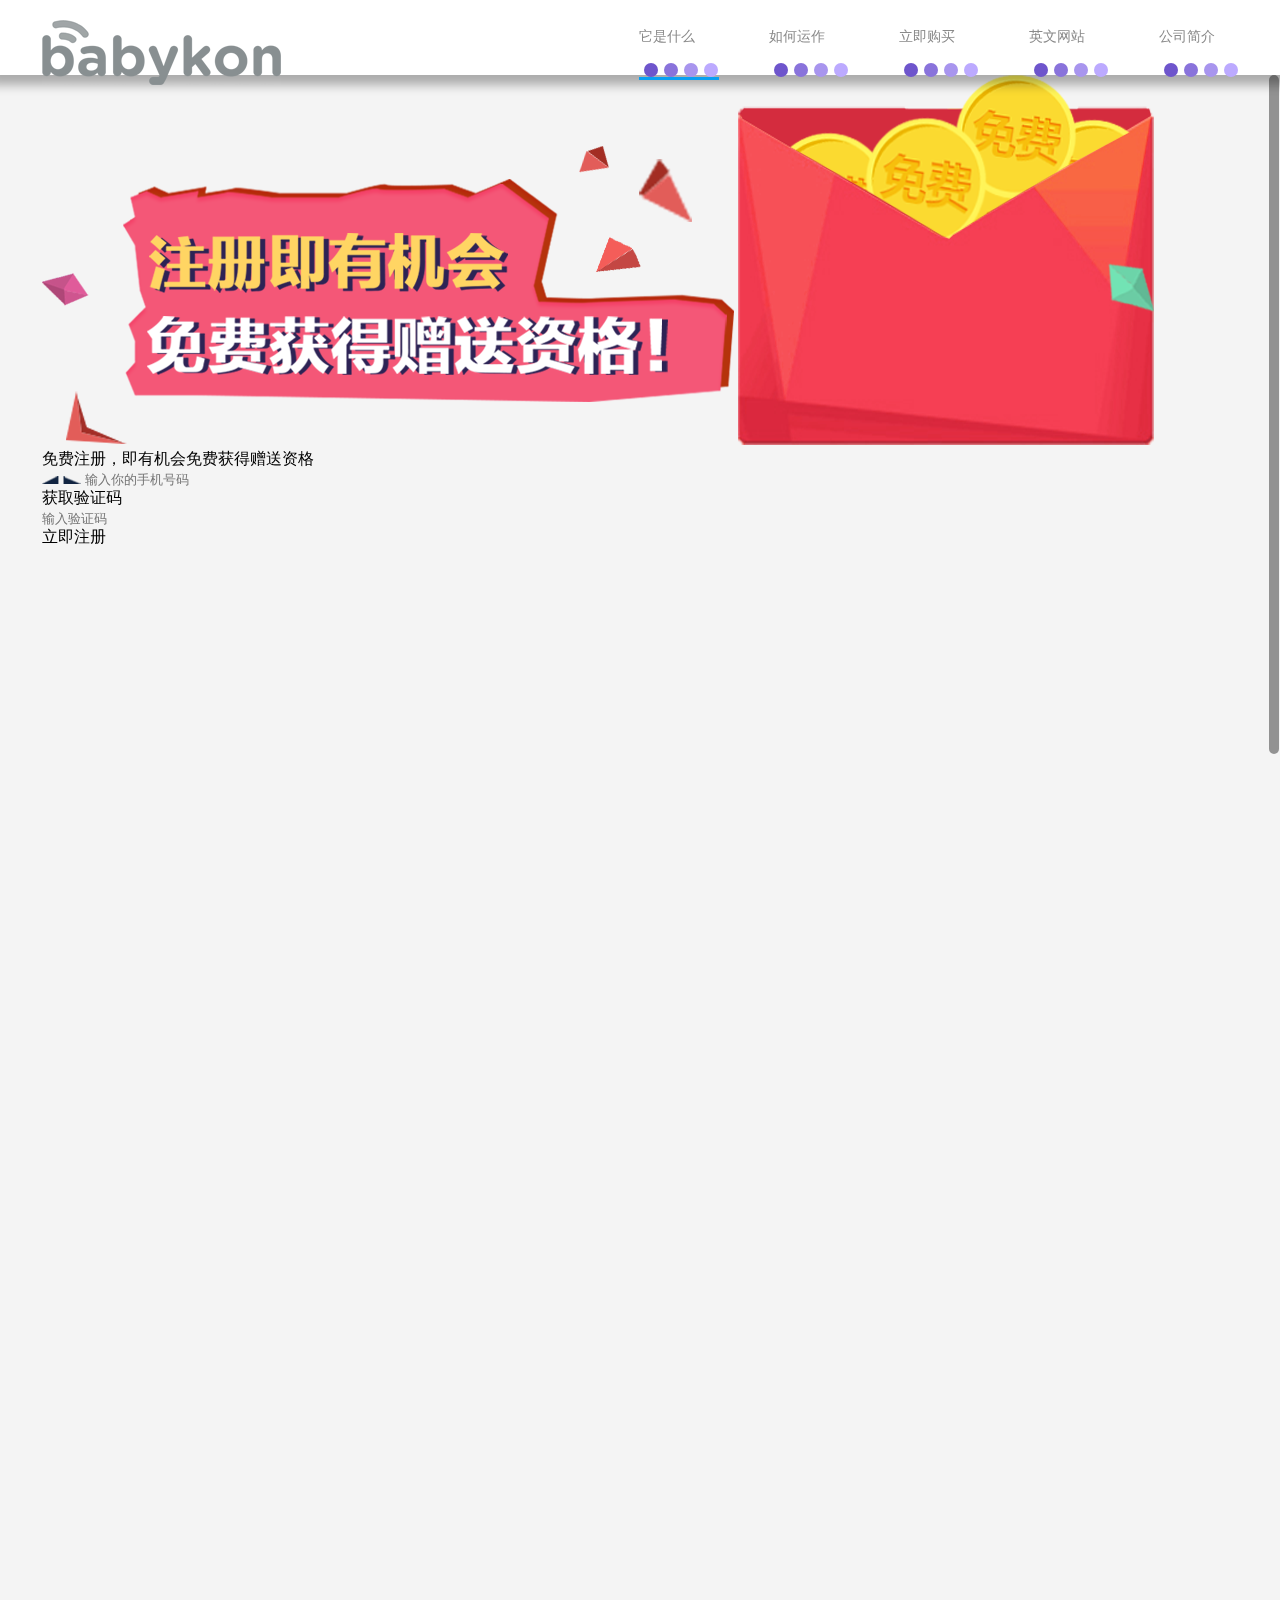
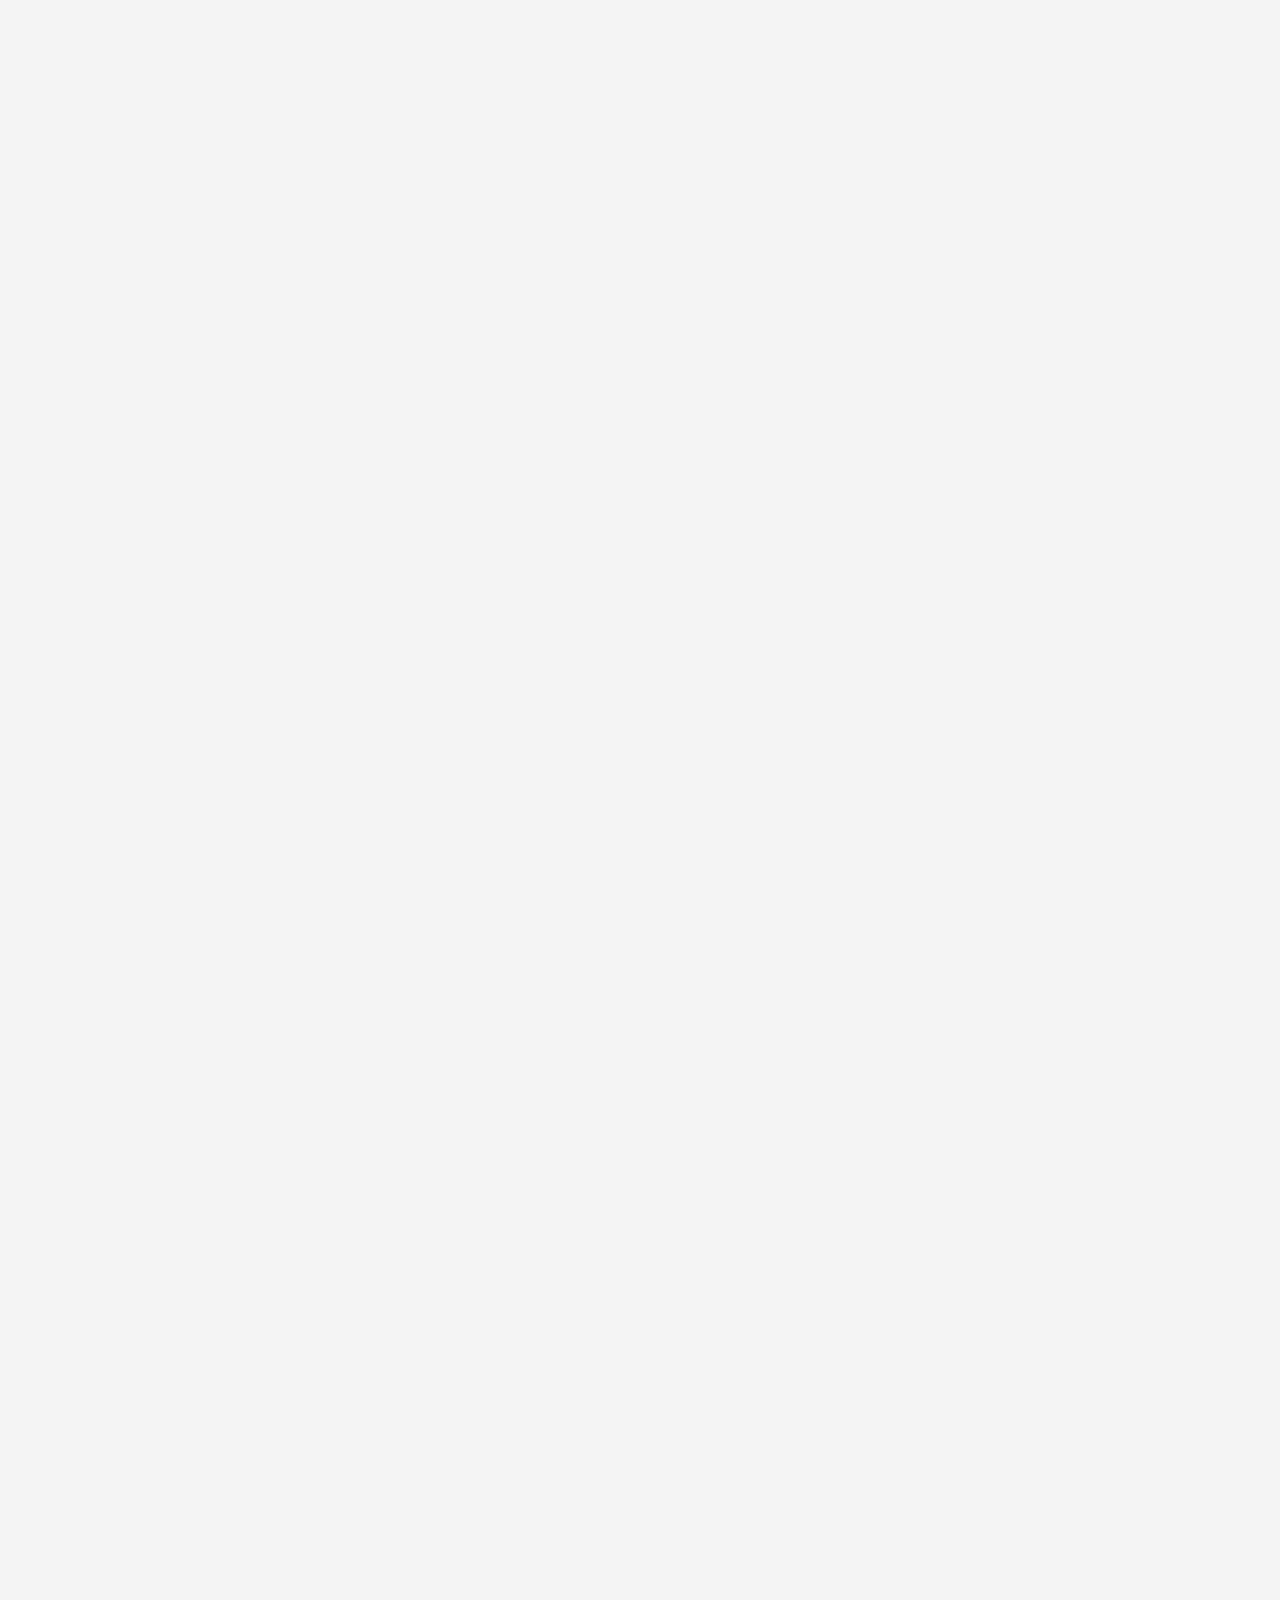
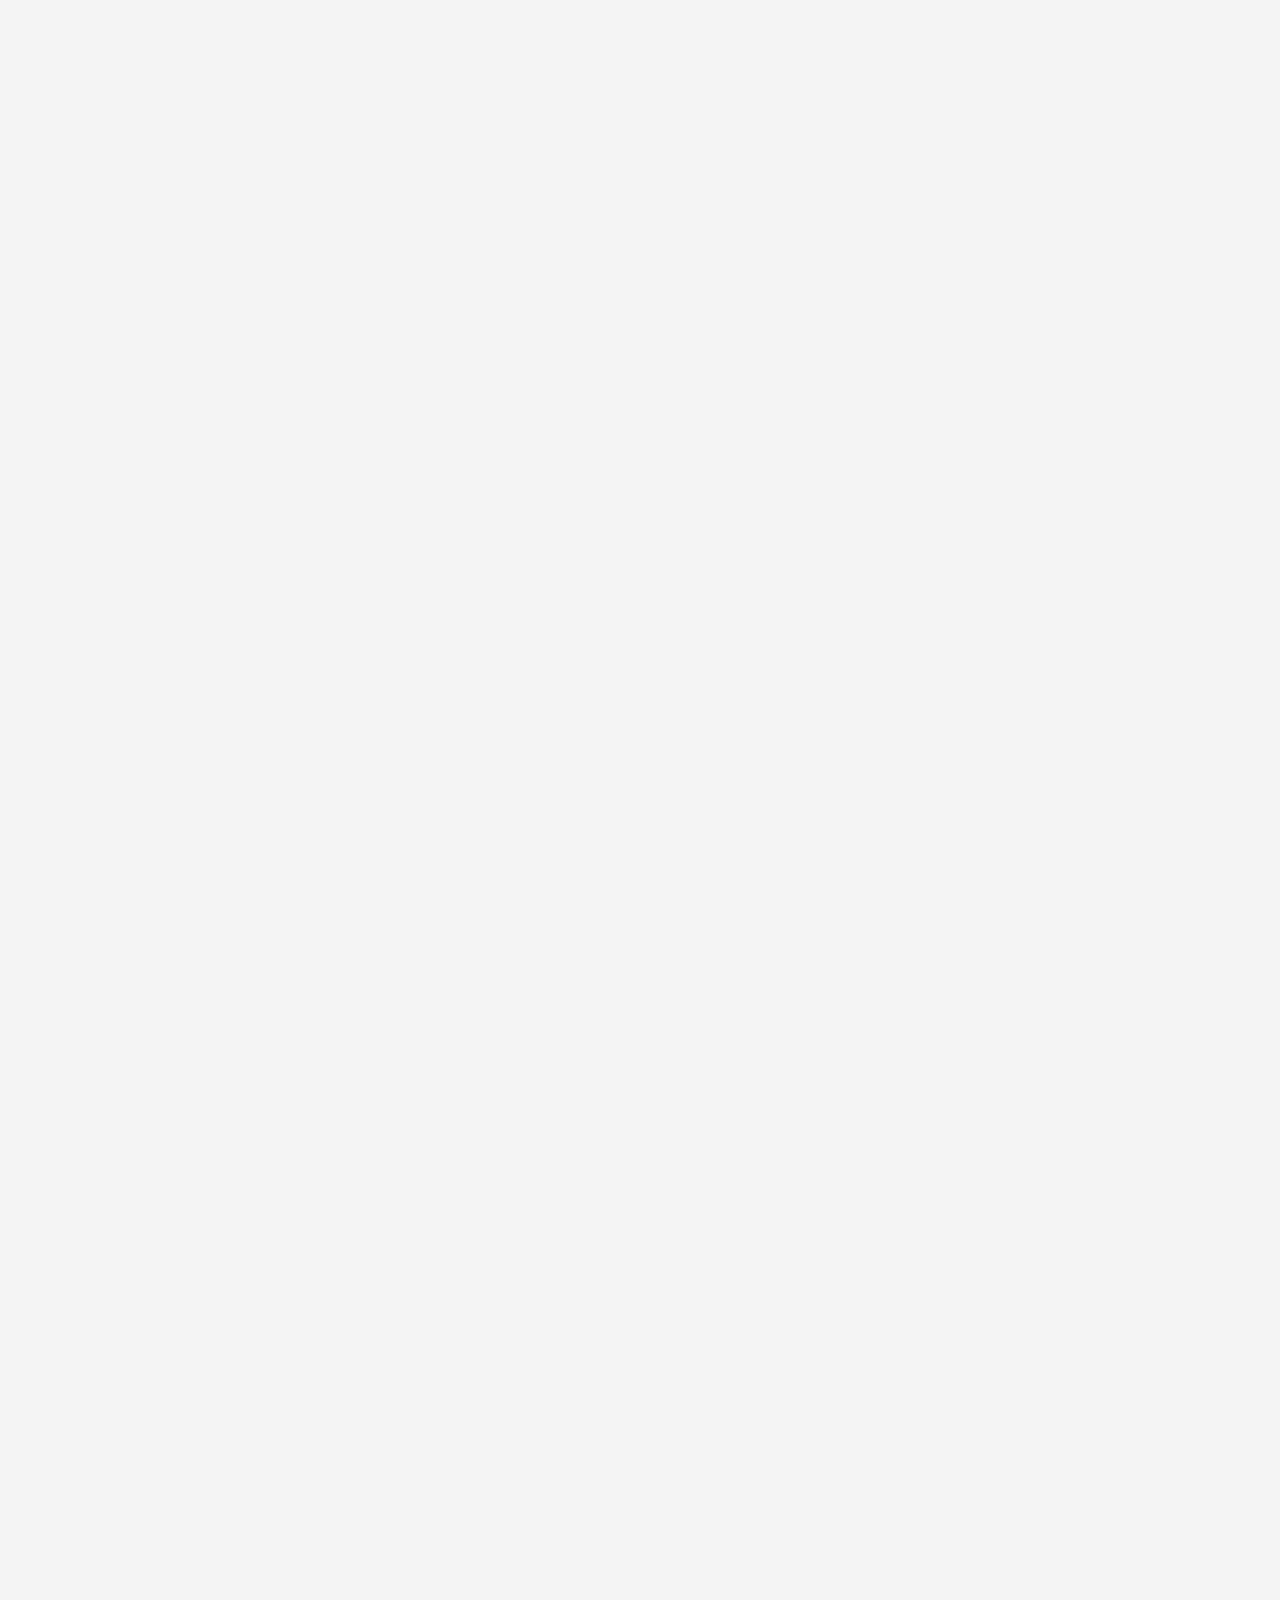
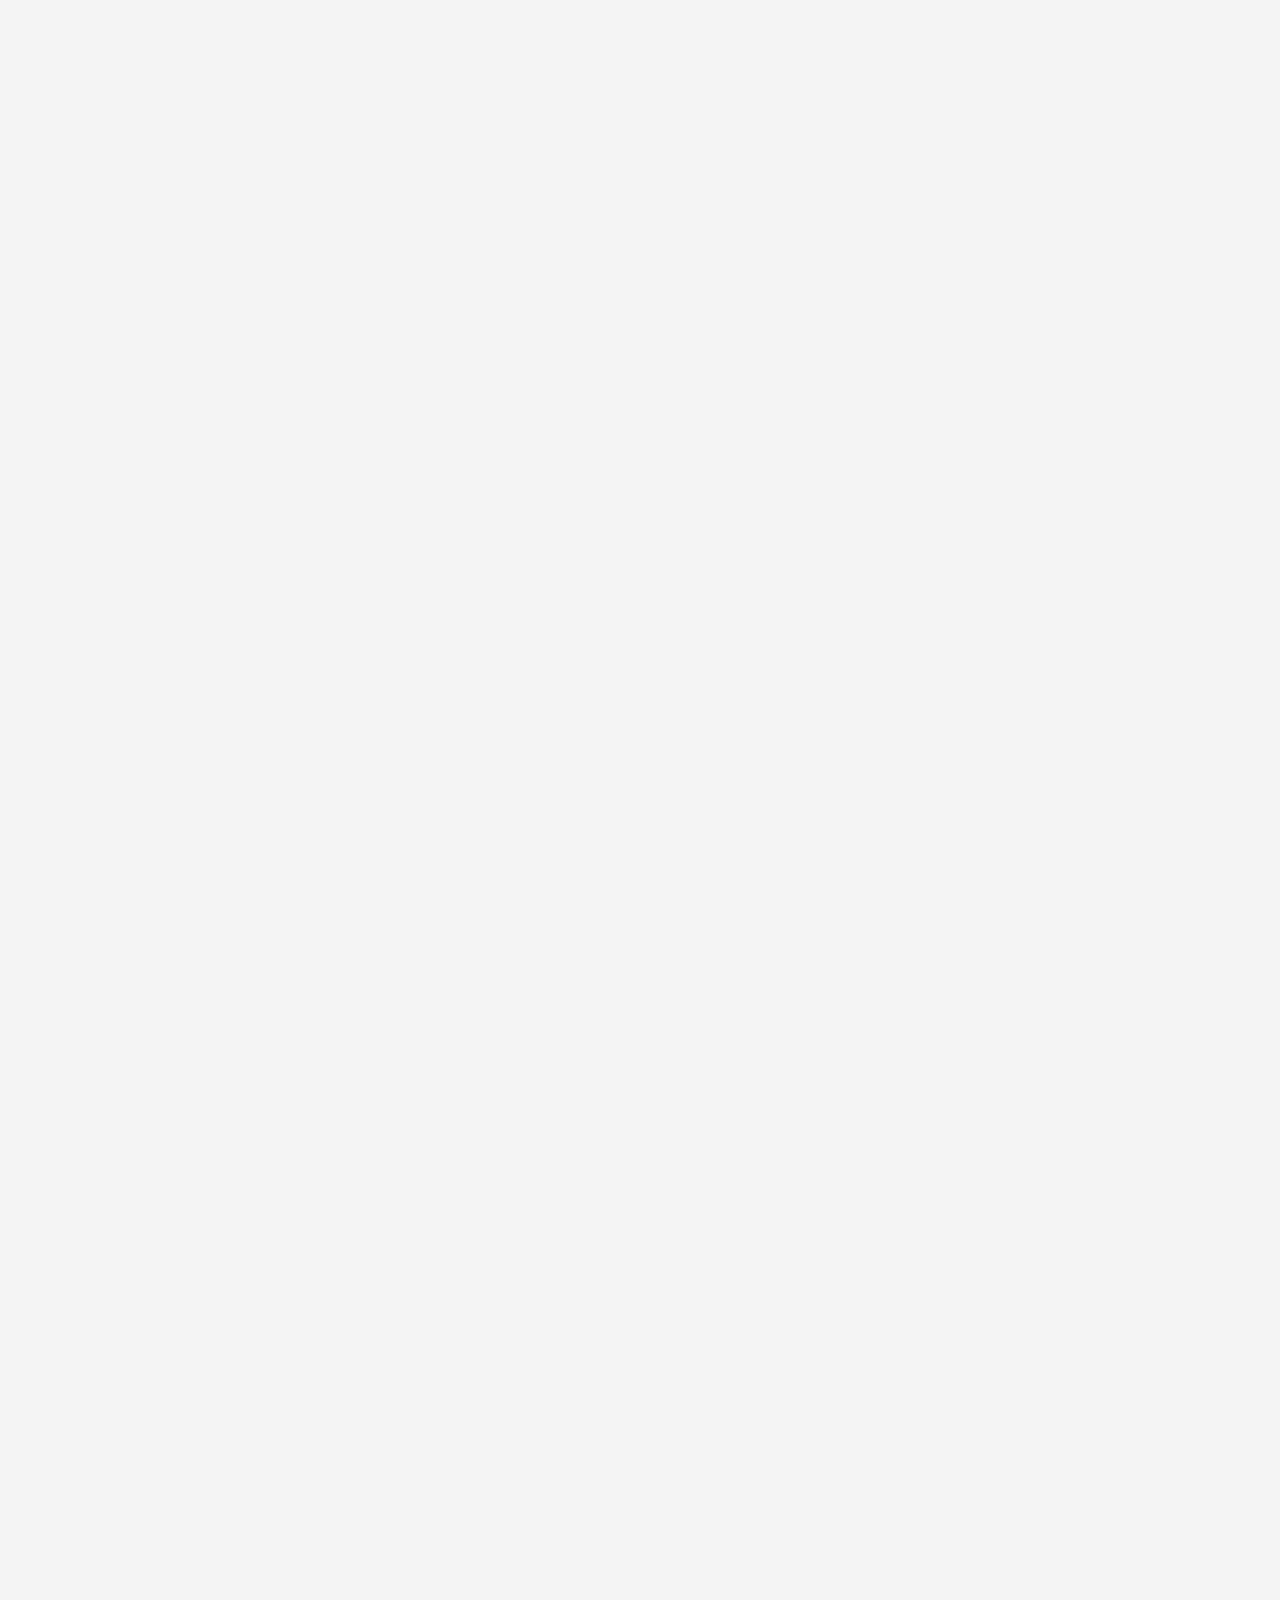
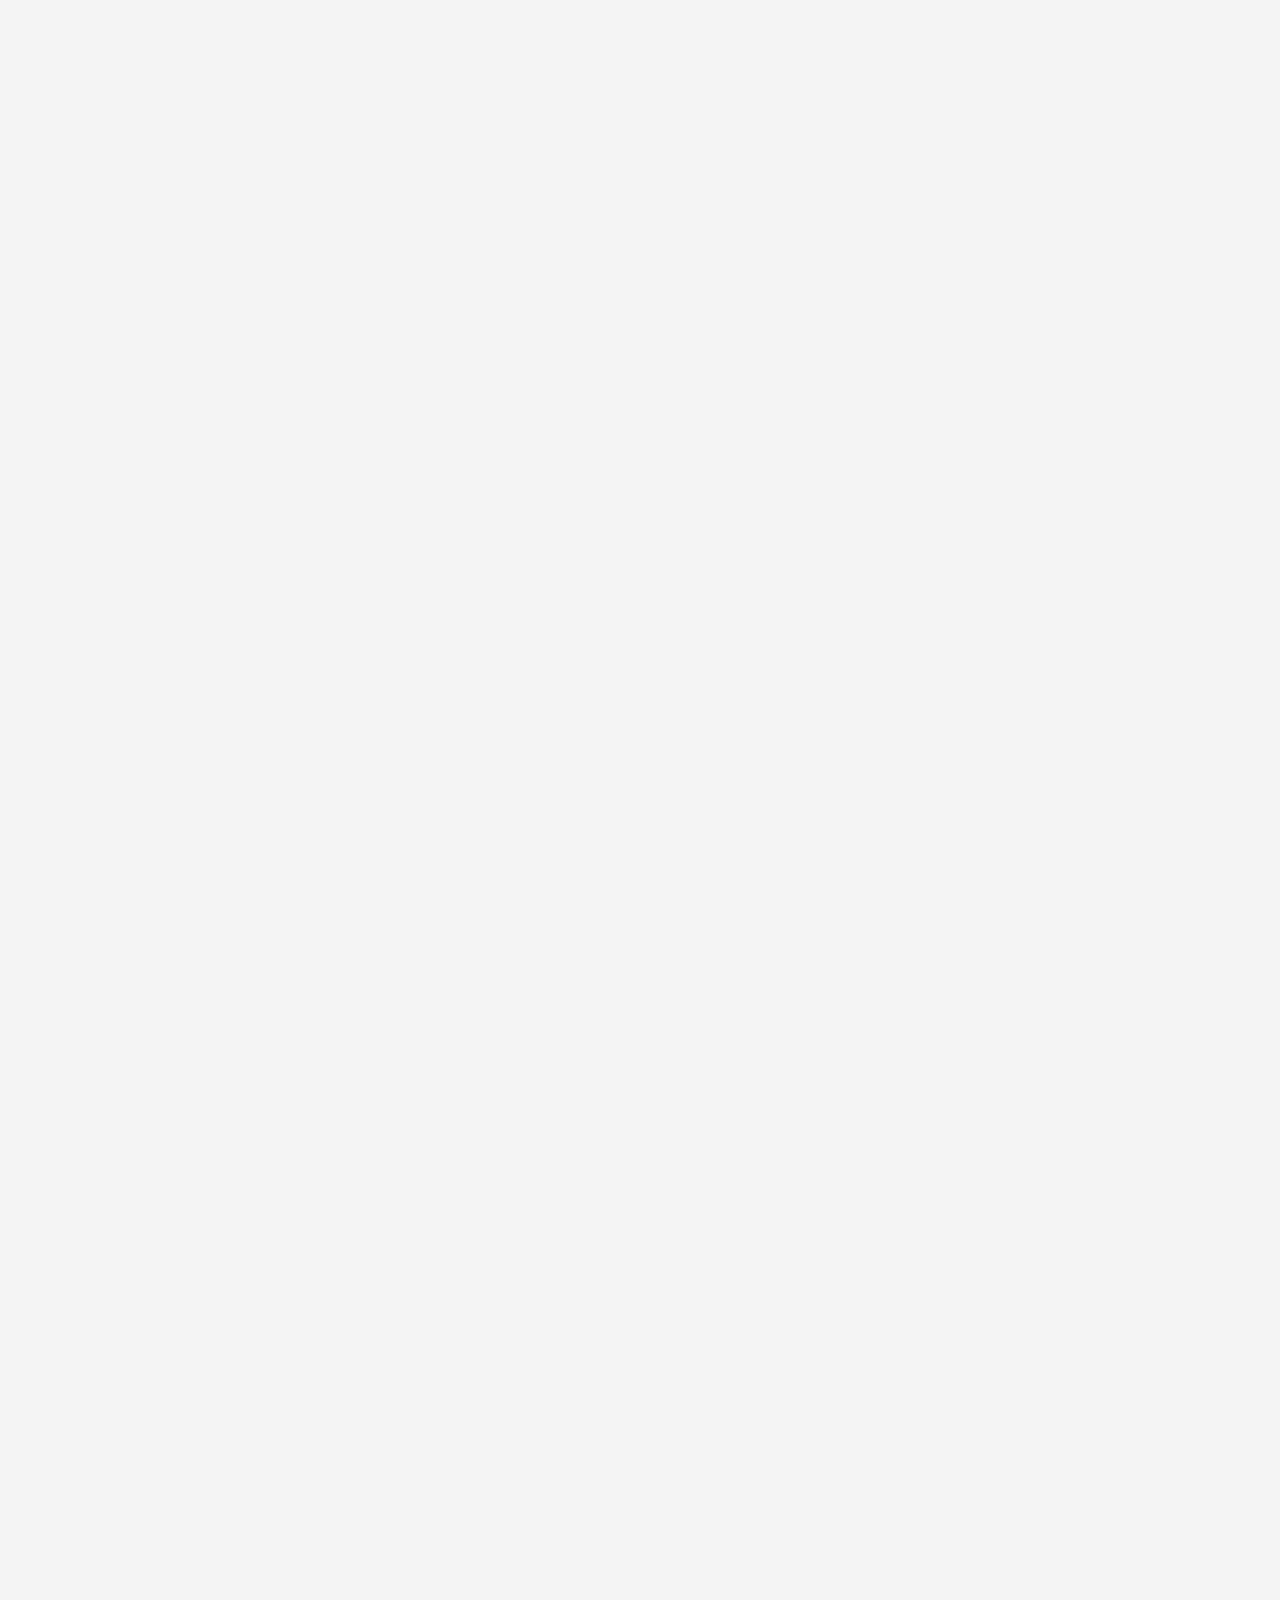
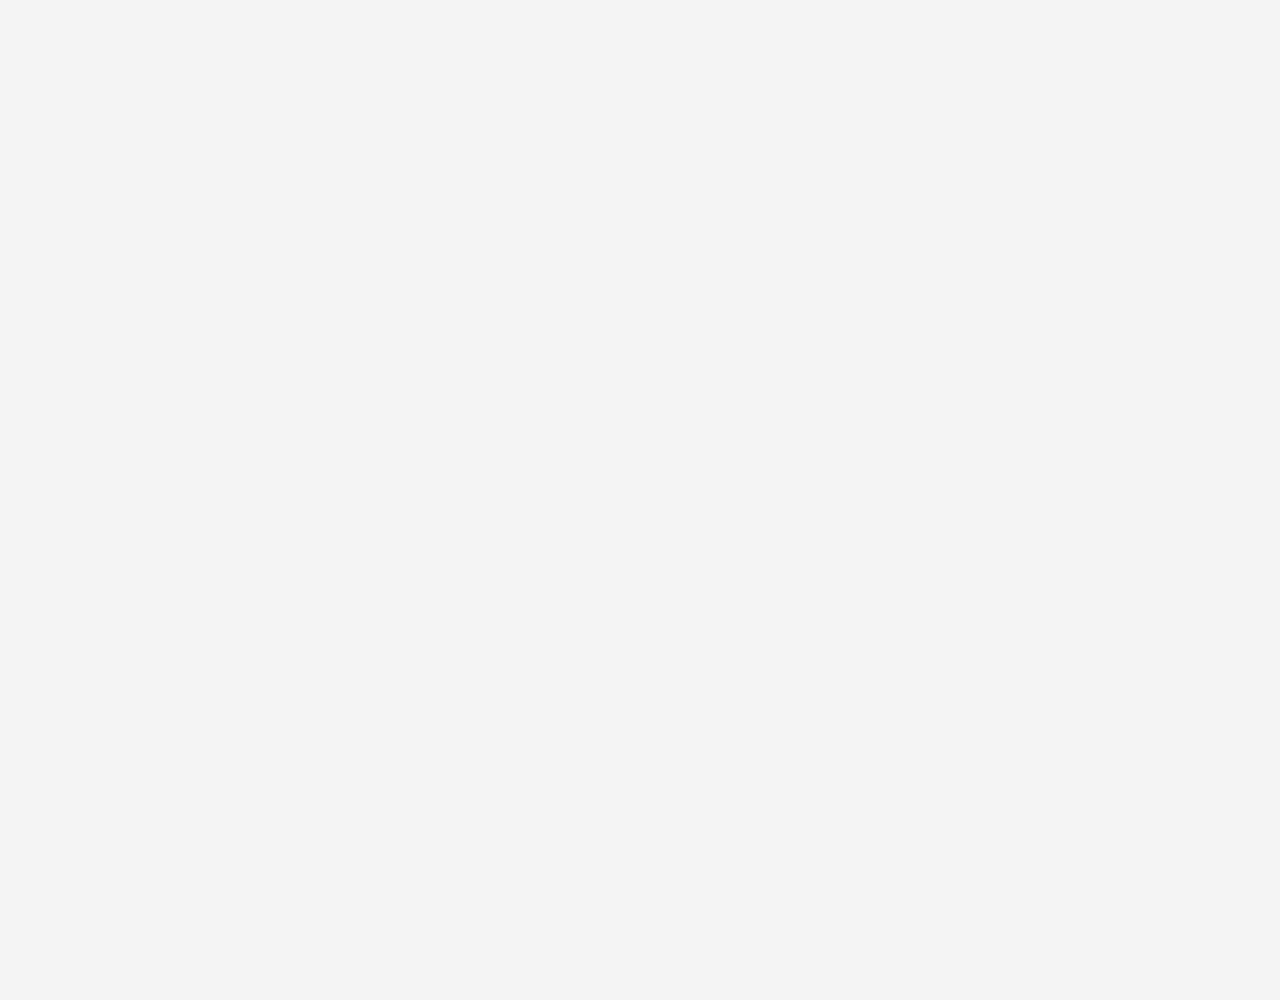
<file: index.html>
<!DOCTYPE html>
<html xmlns="http://www.w3.org/1999/xhtml">

<head>
	<meta http-equiv="Content-Type" content="text/html; charset=utf-8" />
	<title>babykon</title>
	<meta name="Resource-type" content="Document" />


	<link rel="stylesheet" type="text/css" href="css/jquery.fullPage.css" />
	<link rel="stylesheet" type="text/css" href="css/main.css" />

	<!--[if IE]>
		<script type="text/javascript">
			 var console = { log: function() {} };
		</script>
	<![endif]-->

	<script type="text/javascript" src="js/jquery-1.11.3.min.js"></script>
	<script type="text/javascript" src="js/vendors/jquery.slimscroll.min.js"></script>
	<script type="text/javascript" src="js/jquery.fullPage.min.js"></script>
	<script type="text/javascript" src="js/main.js"></script>
</head>
<body>
<div id="head">
	<div class="wrap">
		<img id="icon" src="img/icon.png"/>
		<div class="navFrame">
			<a class="nav selected" id="what" href="#whatpage">
				<div class="navName">它是什么</div>
				<div class="navSelected">
					<div class="navPoint navPoint0"></div>
					<div class="navPoint navPoint1"></div>
					<div class="navPoint navPoint2"></div>
					<div class="navPoint navPoint3"></div>
					<div class="clear"></div>
				</div>
				<div class="clear"></div>
			</a>
			<a class="nav" id="how" href="#howpage">
				<div class="navName">如何运作</div>
				<div class="navSelected">
					<div class="navPoint navPoint0"></div>
					<div class="navPoint navPoint1"></div>
					<div class="navPoint navPoint2"></div>
					<div class="navPoint navPoint3"></div>
					<div class="clear"></div>
				</div>
				<div class="clear"></div>
			</a>
			<a class="nav" href="#">
				<div class="navName">立即购买</div>
				<div class="navSelected">
					<div class="navPoint navPoint0"></div>
					<div class="navPoint navPoint1"></div>
					<div class="navPoint navPoint2"></div>
					<div class="navPoint navPoint3"></div>
					<div class="clear"></div>
				</div>
				<div class="clear"></div>
			</a>
			<a class="nav" href="#">
				<div class="navName">英文网站</div>
				<div class="navSelected">
					<div class="navPoint navPoint0"></div>
					<div class="navPoint navPoint1"></div>
					<div class="navPoint navPoint2"></div>
					<div class="navPoint navPoint3"></div>
					<div class="clear"></div>
				</div>
				<div class="clear"></div>
			</a>
			<a class="nav" href="#">
				<div class="navName">公司简介</div>
				<div class="navSelected">
					<div class="navPoint navPoint0"></div>
					<div class="navPoint navPoint1"></div>
					<div class="navPoint navPoint2"></div>
					<div class="navPoint navPoint3"></div>
					<div class="clear"></div>
				</div>
				<div class="clear"></div>
			</a>
			<div class="clear"></div>
		</div>
		<div class="clear"></div>
	</div>
</div>
<div id="fullpage">
	<div class="section " id="section0">
		<div class="wrap">
			<img src="img/free.png" id="free"/>
			<img src="img/redpacket.png" id="redpacket"/>
			<div id="loginFrame">
				<div id="loginHead">免费注册，即有机会免费获得赠送资格</div>
				<img src="img/degL.png" id="degL"/>
				<img src="img/degR.png" id="degR"/>
				<input id="phoneInput" placeholder="输入你的手机号码" />
				<div id="getCode">获取验证码</div>
				<input id="codeInput" placeholder="输入验证码"/>
				<div id="regest">立即注册</div>
			</div>
		</div>
		<img src="img/hill.png" id="hill"/>
	</div>
	<div class="section" id="section1">
		<div class="wrap">
        	<img src="img/face.jpg" id="face"/>
            <div id="frame">
            	<div class="pointFrame">
                	<div class="point">
                    	<div class="title">1888万</div>
                        <div class="text">累计支持金额</div>
                    </div>
                 </div>
                 <div class="pointFrame">
                    <div class="point">
                    	<div class="title">18万</div>
                        <div class="text">最高筹集金额</div>
                    </div>
                 </div>
                 <div class="pointFrame">
                    <div class="point">
                    	<div class="title">18万</div>
                        <div class="text">最高支持人数</div>
                    </div>
                 </div>
                    <div class="clear"></div>
                </div>
            
        </div>
	</div>
    <div class="section" id="section2">
    	<div class="wrap">
			<div id="title">它是什么</div>
            <div class="text">爱儿康是一款可穿戴式体温<br/>测量仪，附有睡姿监测功能<br/>它能够时刻关注宝宝体温和<br/>动作，并且自动上传到你的<br/>手机应用。请问，你家中的<br/>体温计能这样做吗？</div>
            <img id="product" src="img/product1.png"/>
		</div>
    </div>
	<div class="section" id="section3">
		<div class="wrap">
        		<img id="product" src="img/product.png"/>
                <img id="product1" src="img/product.png"/>
                <div class="text">2015美国CES消费类电子产品展览会明星产品</div>
                <img id="bigTitle" src="img/title.png"/>
                <div class="smallText">“爱儿康”将为我们照料婴儿方式带来革命性的改造</div>
                <div id="price">￥：318</div>
		</div>
	</div>
	<div class="section" id="section4">
		<div class="wrap">
			<div id="title">如何运作</div>
            <div class="clear"></div>
            <div class="point">
            	<img class="icon" src="img/use1.png"/>
                <div class="subTitle">穿戴</div>
                <div class="text">把爱儿康佩戴到宝宝上臂内侧</div>
            </div>
            <div class="point">
            	<img class="icon" src="img/use0.png"/>
                <div class="subTitle">同步</div>
                <div class="text">能够与专业APP同步信息</div>
            </div>
            <div class="point">
            	<img class="icon" src="img/use2.png"/>
                <div class="subTitle">跟踪</div>
                <div class="text">更方便的检测宝宝体温和睡姿</div>
            </div>
            <div class="clear"></div>
		</div>
	</div>
	<div class="section" id="section5">
		<div class="wrap">
			<div id="frame">
            	<div id="headPoint">特点</div>
                <div class="point">
                	<div class="number">1</div>
                    <div class="text">跟踪检测体温和动作</div>
                    <div class="clear"></div>
                </div>
                <div class="point">
                	<div class="number">2</div>
                    <div class="text">自动保存历史数据</div>
                    <div class="clear"></div>
                </div>
                <div class="point">
                	<div class="number">3</div>
                    <div class="text">添加药物使用记录</div>
                    <div class="clear"></div>
                </div>
                <div class="point">
                	<div class="number">4</div>
                    <div class="text">设置温度报警</div>
                    <div class="clear"></div>
                </div>
                <div class="point">
                	<div class="number">5</div>
                    <div class="text">同时检测多名孩童</div>
                    <div class="clear"></div>
                </div>
                <div class="point">
                	<div class="number">6</div>
                    <div class="text">定制个人健康文档</div>
                    <div class="clear"></div>
                </div>
            </div>
		</div>
	</div>
	<div class="section" id="section6">
		<div class="wrap">
			<div id="title">APP展示</div>
            <div id="text">可怜天下父母心。父母的养育之恩不敢忘，所以我们特意设计了这款应用。<br/>它能够帮助父母关注宝宝健康，还能根据预设的温度警示值向父母发出高温警报。<br/>爱儿康将成为照顾宝宝的又一保姆明星产品。</div>
            <div id="scroll">
            	<div id="roll">
                	<img class="point" src="img/app0.jpg"/>
                    <img class="point" src="img/app1.jpg"/>
                    <img class="point" src="img/app2.jpg"/>
                    <img class="point" src="img/app0.jpg"/>
                    <img class="point" src="img/app1.jpg"/>
                    <img class="point" src="img/app2.jpg"/>
                    <div class="clear"></div>
                </div>
            </div>
            <img src="img/left.png" id="left"/>
            <img src="img/right.png" id="right"/>
		</div>
	</div>
	<div class="section" id="section7">
		<div class="wrap">
			<div id="title">用户评论</div>
            <div id="frame">
            	<div id="roll">
            		<div class="point">
	            		<img class="icon" src="img/user.png"/>
	                	<div class="name">吴妈妈</div>
	                	<div class="text">"这款产品真的帮助了我很多。再也不需一晚起床5次来帮孩子测体温。带宝宝看医生的时候，当我用App出示一整天的体温记录，连医生也赞好。"</div>
	            	</div>
	            	<div class="point">
	            		<img class="icon" src="img/user.png"/>
	                	<div class="name">张妈妈</div>
	                	<div class="text">"这款产品真的帮助了我很多。再也不需一晚起床5次来帮孩子测体温。带宝宝看医生的时候，当我用App出示一整天的体温记录，连医生也赞好。"</div>
	            	</div>
	            	<div class="point">
	            		<img class="icon" src="img/user.png"/>
	                	<div class="name">李妈妈</div>
	                	<div class="text">"这款产品真的帮助了我很多。再也不需一晚起床5次来帮孩子测体温。带宝宝看医生的时候，当我用App出示一整天的体温记录，连医生也赞好。"</div>
	            	</div>
	            	<div class="clear"></div>
            	</div>
            </div>
		</div>
	</div>
	<div class="section" id="section8">
		<div class="wrap">
			<img id="product" src="img/product.png"/>
            <div id="frame">
                <img id="buyTitle" src="img/buyTitle.png"/>
                <a id="buy" href="#">立即购买</a>
                <div id="price">￥:318</div>
            </div>
		</div>
	</div>
	<div class="section" id="section9">
		<div class="full">
			<div class="wrap">
				<img id="icon" src="img/footIcon.png"/>
	            <div id="text">Get to babykon APP!</div>
	            <div class="clear"></div>
	            <img id="ios" src="img/ios.png"/>
	            <img id="android" src="img/android.png"/>
	            <div class="clear"></div>
	            <div id="subText">© 2016 Copyright 2013 - 2015 广州市世胜通信科技有限公司. All Rights Reserved. 版权所有 许可证编号: 粤ICP备15029028号 <br/>地址：广州市海珠区工业大道北67号凤凰创意产业园1号楼3楼全层<br/> 联系电话：400-9957-953</div>
			</div>
        	<div id="line"></div>
		</div>
		
	</div>
</div>

</body>
</html>
</file>
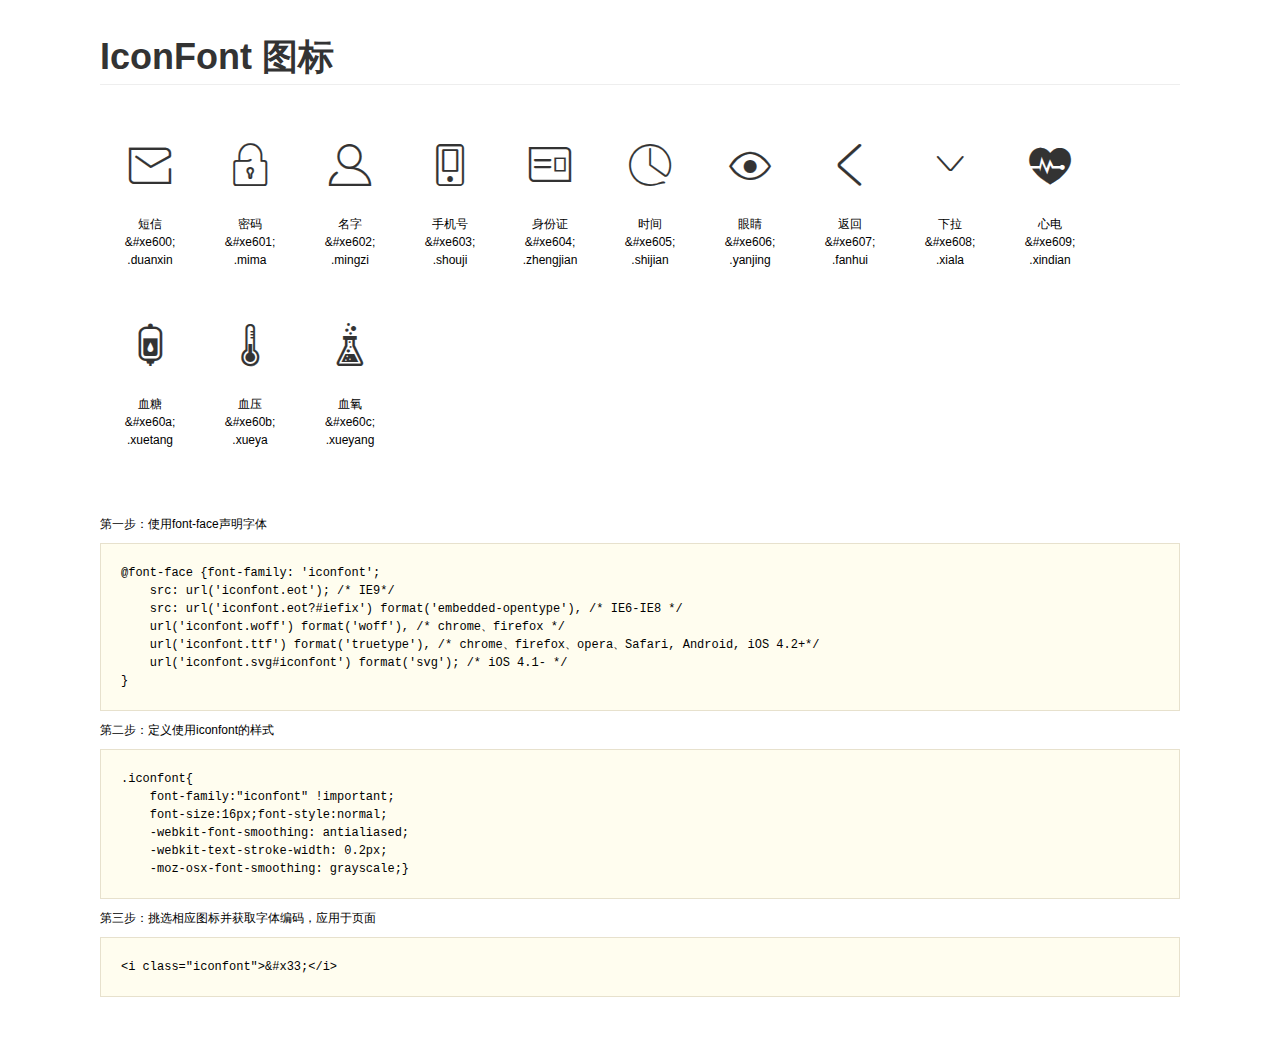
<file: font/demo.html>
<!DOCTYPE html>
<html>
<head>
    <meta charset="utf-8"/>
    <title>IconFont</title>
    <link rel="stylesheet" href="demo.css">
    <link rel="stylesheet" href="iconfont.css">
</head>
<body>
    <div class="main">
        <h1>IconFont 图标</h1>
        <ul class="icon_lists clear">
            
                <li>
                <i class="icon iconfont">&#xe600;</i>
                    <div class="name">短信</div>
                    <div class="code">&amp;#xe600;</div>
                    <div class="fontclass">.duanxin</div>
                </li>
            
                <li>
                <i class="icon iconfont">&#xe601;</i>
                    <div class="name">密码</div>
                    <div class="code">&amp;#xe601;</div>
                    <div class="fontclass">.mima</div>
                </li>
            
                <li>
                <i class="icon iconfont">&#xe602;</i>
                    <div class="name">名字</div>
                    <div class="code">&amp;#xe602;</div>
                    <div class="fontclass">.mingzi</div>
                </li>
            
                <li>
                <i class="icon iconfont">&#xe603;</i>
                    <div class="name">手机号</div>
                    <div class="code">&amp;#xe603;</div>
                    <div class="fontclass">.shouji</div>
                </li>
            
                <li>
                <i class="icon iconfont">&#xe604;</i>
                    <div class="name">身份证</div>
                    <div class="code">&amp;#xe604;</div>
                    <div class="fontclass">.zhengjian</div>
                </li>
            
                <li>
                <i class="icon iconfont">&#xe605;</i>
                    <div class="name">时间</div>
                    <div class="code">&amp;#xe605;</div>
                    <div class="fontclass">.shijian</div>
                </li>
            
                <li>
                <i class="icon iconfont">&#xe606;</i>
                    <div class="name">眼睛</div>
                    <div class="code">&amp;#xe606;</div>
                    <div class="fontclass">.yanjing</div>
                </li>
            
                <li>
                <i class="icon iconfont">&#xe607;</i>
                    <div class="name">返回</div>
                    <div class="code">&amp;#xe607;</div>
                    <div class="fontclass">.fanhui</div>
                </li>
            
                <li>
                <i class="icon iconfont">&#xe608;</i>
                    <div class="name">下拉</div>
                    <div class="code">&amp;#xe608;</div>
                    <div class="fontclass">.xiala</div>
                </li>
            
                <li>
                <i class="icon iconfont">&#xe609;</i>
                    <div class="name">心电</div>
                    <div class="code">&amp;#xe609;</div>
                    <div class="fontclass">.xindian</div>
                </li>
            
                <li>
                <i class="icon iconfont">&#xe60a;</i>
                    <div class="name">血糖</div>
                    <div class="code">&amp;#xe60a;</div>
                    <div class="fontclass">.xuetang</div>
                </li>
            
                <li>
                <i class="icon iconfont">&#xe60b;</i>
                    <div class="name">血压</div>
                    <div class="code">&amp;#xe60b;</div>
                    <div class="fontclass">.xueya</div>
                </li>
            
                <li>
                <i class="icon iconfont">&#xe60c;</i>
                    <div class="name">血氧</div>
                    <div class="code">&amp;#xe60c;</div>
                    <div class="fontclass">.xueyang</div>
                </li>
            
        </ul>


        <div class="helps">
            第一步：使用font-face声明字体
            <pre>
@font-face {font-family: 'iconfont';
    src: url('iconfont.eot'); /* IE9*/
    src: url('iconfont.eot?#iefix') format('embedded-opentype'), /* IE6-IE8 */
    url('iconfont.woff') format('woff'), /* chrome、firefox */
    url('iconfont.ttf') format('truetype'), /* chrome、firefox、opera、Safari, Android, iOS 4.2+*/
    url('iconfont.svg#iconfont') format('svg'); /* iOS 4.1- */
}
</pre>
第二步：定义使用iconfont的样式
            <pre>
.iconfont{
    font-family:"iconfont" !important;
    font-size:16px;font-style:normal;
    -webkit-font-smoothing: antialiased;
    -webkit-text-stroke-width: 0.2px;
    -moz-osx-font-smoothing: grayscale;}
</pre>
第三步：挑选相应图标并获取字体编码，应用于页面
<pre>
&lt;i class="iconfont"&gt;&amp;#x33;&lt;/i&gt;
</pre>
        </div>

    </div>
</body>
</html>
</file>
<file: css/main.css>
*{
		padding: 0px;
  		margin: 0px;
  		outline: none;
  		border: 0px;
 		box-sizing: border-box;
  		box-shadow: none;
  		border-radius: 0px;
  		background-color: transparent;
  		background-image: none;
        -webkit-appearance: none;
	}
	body{
		background-color: #f4f4f4;
		font-family: "Microsoft YaHei";
	}
	input{
		font-family: "Microsoft YaHei";
		}
	.clear{
		clear:both;}
	.section{
		padding-top: 75px;
		background-repeat: no-repeat;
    	background-position: top center;
		background-size:cover;
	}
	.slide{
		background-size: cover;
	}
	#head{
		width: 100%;
		height: 75px;
		background-color: #ffffff;
		position:absolute;
		top:0px;
		left: 0px;
		box-shadow: 0px 0px 10px 10px rgba(0,0,0,0.3);
		z-index: 3;
	}
	.wrap{
		width: 1197px;
		margin: auto;
		position: relative;
		height: 100%;
	}
	.full{
		width: 100%;
		position: relative;
	}
	#head #icon{
		float: left;
		position: relative;
		top:20px;
		cursor: pointer;
	}
	#head .navFrame{
		float: right;
	}
	#head .nav{
		display: block;
		float: left;
		margin-left: 50px;
		cursor: pointer;
		text-decoration: none;
	}
	#head .navName{
		margin-top: 28px;
		font-size: 14px;
		color: #8a8a8a;
		padding-bottom: 5px;
	}
	#head .navPoint{
		float: left;
		width: 14px;
		height:14px;
		border-radius: 14px;
		margin-right: 6px;
		position: relative;
		left: 5px;
		margin-top: 12px;
	}
	#head .nav:hover,#head .selected{
		border-bottom: 3px solid #0a9ff2;
	}
	#head .navPoint0{
		background-color: #6e55cc;
	}
	#head .navPoint1{
		background-color: #8973db;
	}
	#head .navPoint2{
		background-color: #a895ee;
	}
	#head .navPoint3{
		background-color: #bcaaff;
	}
	#section0{

	}
	#section0 .frame{
		width: 100%;
		height: 100%;
		min-height: 695px;
		overflow: hidden;
		position: relative;
	}
	#section0 .wrap{
		min-height: 695px;
	}
	#section0 .roll{
		width: 300%;
		height: 100%;
		position: absolute;
		top:0px;
		left: 0%;
		transition-timing-function: cubic-bezier(0.1, 0.57, 0.1, 1);
  transition-duration: 1000ms;
	}
	#section0 .point{
		width: 33.33%;
		float: left;
		height: 100%;
		min-height: 695px;
		background-position: center top;
		background-repeat: no-repeat;
		background-size: auto 100%;
		position: relative;
		cursor: pointer;
	}
	#section0 .whitePoint{
		width: 11px;
		height: 11px;
		float: left;
		border-radius: 11px;
		margin-right: 6px;
		background-color: #fff;
	}
	#section0 .whitePoint.hl{
		background-color: #0f72a7;
	}
	#section0 .whitePoint.last{
		margin-right: 0px;
	}
	#section0 .whitePointFrame{
		margin: auto;
		position: relative;
		top:732px;
		left: 0px;
		width: 45px;
		z-index: 3;
	}
	#section0 #button0{
		position: absolute;
		top:327px;
		left: 592px;
		width: 176px;
		height: 34px;
		color: #fff;
		font-size: 14px;
		font-weight: bolder;
		border-radius: 10px;
		background-color: #389ef4;
		cursor: pointer;
		text-align: center;
	}
	#section0 #button1{
		position: absolute;
    top: 440px;
    left: 509px;
    width: 175px;
    height: 34px;
    color: #fff;
    font-size: 14px;
    font-weight: bolder;
    border-radius: 10px;
    background-color: #389ef4;
    cursor: pointer;
    text-align: center;
	}
	#section0 #button2{
		cursor: pointer;
	}
	#section0 #button0:hover,#section0 #button1:hover{
		color: red;
	}
	#section2 .wrap{
		min-height: 920px;
	}
	#section2 #title{
		color:#6e7678;
		font-family:"黑体";
		font-size:24px;
		text-align:center;
		position:absolute;
		top:285px;
		right:112px;
		width:220px;
		}
	#section2 .text{
		color: #6e7678;
    font-size: 18px;
    width: 219px;
    position: absolute;
    top: 340px;
    right: 112px;
    line-height: 42px;
    transition-timing-function: cubic-bezier(0.1, 0.57, 0.1, 1);
  		transition-duration: 2000ms;
  		transform:scale(0);
  		-webkit-transform:scale(0);
  		opacity: 0;
		}
	#section2.active .text{
		transform:scale(1);
		-webkit-transform:scale(1);
  		opacity: 1;
	}
	#section2 #product{
		position:absolute;
		top:148px;
		left:53px;
		transition-timing-function: cubic-bezier(0.1, 0.57, 0.1, 1);
  		transition-duration: 2000ms;
  		transform: translate(-670px,0px);
  		-webkit-transform: translate(-670px,0px);
  		opacity: 0;
		}
	#section2.active #product{
		transform: translate(0px,0px);
		-webkit-transform: translate(0px,0px);
		opacity: 1;
	}
	#section3 .wrap{
		width:100%;
		min-height: 812px;
		overflow:hidden;
	}
	#section3 .wrapFrame{
		width:1197px;
		min-height: 812px;
		margin: auto;
		position: relative;
	}
	#section3 #bigTitle{
		font-size:30px;
		color:#fff;
		margin: auto;
		display: block;
		margin-top: 117px;
		transition-timing-function: cubic-bezier(0.1, 0.57, 0.1, 1);
  		transition-duration: 2000ms;
  		transform: translate(0px,-173px);
  		-webkit-transform: translate(0px,-173px);
  		opacity: 0;
		}
	#section3.active #bigTitle{
		transform: translate(0px,0px);
		-webkit-transform: translate(0px,0px);
  		opacity: 1;
	}
	#section3 .text{
		font-size:35px;
		color:#6e7678;
		width:355px;
		height:132px;
		border-bottom:3px solid #6e7678;
		border-top:3px solid #6e7678;
		position:absolute;
		top:235px;
		left:0px;
		line-height:64px;
		}
	#section3 .smallText{
		font-family:"黑体";
		font-size:20px;
		color:#6e7678;
		margin-top: 23px;
		text-align: center;
		line-height:36px;
				transition-timing-function: cubic-bezier(0.1, 0.57, 0.1, 1);
  		transition-duration: 2000ms;
  		transform: translate(0px,-173px);
  		-webkit-transform: translate(0px,-173px);
  		opacity: 0;
		}
	#section3.active .smallText{
		transform: translate(0px,0px);
		-webkit-transform: translate(0px,0px);
  		opacity: 1;
	}
	#section3 #price{
		position:absolute;
		font-size:42px;
		top:602px;
		left:0px;
		color:#6e7678;
		}
	#section3 #product{
	position: absolute;
    bottom: -100px;
    *top:400px;
    right: 327px;
    width: 550px;
    transition-timing-function: cubic-bezier(0.1, 0.57, 0.1, 1);
  		transition-duration: 2000ms;
  		transform: translate(0px,388px) rotate(360deg);
  		-webkit-transform: translate(0px,388px) rotate(360deg);
  		opacity: 0;
		}
	#section3.active #product{
		transform: translate(0px,0px) rotate(0deg);
		-webkit-transform: translate(0px,0px) rotate(0deg);
  		opacity: 1;
	}
	#section3 #product1{
		width:574px;
		position:absolute;
		top:-235px;
		right:86px;
		box-shadow:0px 0px 10px 10px rgba(0,0,0,0.3);
		border-radius: 285px;
		}
	#section3 #cloud0{
		width: 132px;
		position: absolute;
		top:130px;
		left: -278px;
		transition-duration: 2000ms;
  		transform: translate(625px,0px);
  		-webkit-transform: translate(625px,0px);
  		opacity: 0;
	}
	#section3.active #cloud0{
		transform: translate(0px,0px);
		-webkit-transform: translate(0px,0px);
  		opacity: 1;
	}
	#section3 #cloud1{
		width: 125px;
		position: absolute;
		top:375px;
		left: 5px;
		transition-duration: 2000ms;
  		transform: translate(260px,0px);
  		-webkit-transform: translate(260px,0px);
  		opacity: 0;
	}
	#section3.active #cloud1{
		transform: translate(0px,0px);
		-webkit-transform: translate(0px,0px);
  		opacity: 1;
	}
	#section3 #cloud2{
		width: 155px;
		position: absolute;
		top:585px;
		left: -327px;
		transition-duration: 2000ms;
  		transform: translate(490px,0px);
  		-webkit-transform: translate(490px,0px);
  		opacity: 0;
	}
	#section3.active #cloud2{
		transform: translate(0px,0px);
		-webkit-transform: translate(0px,0px);
  		opacity: 1;
	}
	#section3 #cloud3{
		width: 165px;
		position: absolute;
		top:156px;
		right: -192px;
		transition-duration: 2000ms;
  		transform: translate(-518px,0px);
  		-webkit-transform: translate(-518px,0px);
  		opacity: 0;
	}
	#section3.active #cloud3{
		transform: translate(0px,0px);
		-webkit-transform: translate(0px,0px);
  		opacity: 1;
	}
	#section3 #cloud4{
		    width: 125px;
    position: absolute;
    top: 614px;
    right: -342px;
    transition-duration: 2000ms;
  		transform: translate(-518px,0px);
  		-webkit-transform: translate(-518px,0px);
  		opacity: 0;
	}
	#section3.active #cloud4{
		transform: translate(0px,0px);
		-webkit-transform: translate(0px,0px);
  		opacity: 1;
	}
	#section4 .wrap{
		min-height: 1000px;
	}
	#section4 #title{
		text-align:center;
		padding-top:184px;
		font-size:42px;
		color:#8a8a8a;
		transition-duration: 2000ms;
  		transform: translate(0px,-188px);
  		-webkit-transform: translate(0px,-188px);
  		opacity: 0;
		}
	#section4.active #title{
		transform: translate(0px,0px);
		-webkit-transform: translate(0px,0px);
  		opacity: 1;
	}
	#section4 .point{
		width:33.3%;
		float:left;
		margin-top:150px;
		}
	#section4 .icon{
		margin:auto;
		display:block;
		transition-duration: 2000ms;
  		transform:scale(0);
  		-webkit-transform:scale(0);
  		opacity: 0;
		}
	#section4.active .icon{
		transform:scale(1);
		-webkit-transform:scale(1);
  		opacity: 1;
	}
	#section4 .subTitle{
		text-align:center;
		margin-top:85px;
		font-size:34px;
		color:#ffc528;
		transition-duration: 2000ms;
  		transform: translate(0px,117px);
  		-webkit-transform: translate(0px,117px);
  		opacity: 0;
	}
	#section4.active .subTitle{
		transform: translate(0px,0px);
		-webkit-transform: translate(0px,0px);
  		opacity: 1;
	}
	#section4 .text{
		text-align:center;
		margin-top:32px;
		font-size:25px;
		color:#8a8a8a;
		transition-duration: 2000ms;
  		transform: translate(0px,117px);
  		-webkit-transform: translate(0px,117px);
  		opacity: 0;
		}
	#section4.active .text{
		transform: translate(0px,0px);
		-webkit-transform: translate(0px,0px);
  		opacity: 1;
	}
	#section5 .wrap{
		min-height: 1115px;
	}
	#section5{
		background-image:url(../images/section4Bg.jpg)}
	#section5 #frame{
		width:1019px;
		height:784px;
		background-color:#ffffff;
		margin:auto;
		margin-top:166px;
		border-radius:45px;
		}
	#section5 #headPoint{
		width:100%;
		height:104px;
		background-color:#e4e4e4;
		border-radius:45px 45px 0px 0px;
		font-size:42px;
		color:#8a8a8a;
		line-height:104px;
		text-indent:60px;}
	#section5 .point{
		height:97px;
		width:100%;
		border-bottom:1px solid #d5d5d5;
		transition-duration: 2000ms;
  		transform: scale(0);
  		-webkit-transform: scale(0);
  		opacity: 0;
		}
	#section5.active .point{
		transform: scale(1);
		-webkit-transform: scale(1);
  		opacity: 1;
	}
	#section5 .number{
		width:60px;
		height:60px;
		text-align:center;
		line-height:60px;
		background-color:#ffc528;
		color:#fff;
		float:left;
		margin-left:57px;
		margin-top:18px;
		border-radius:60px;
		font-size:32px;}
	#section5 .text{
		float:left;
		line-height:97px;
		font-size:30px;
		margin-left:46px;
		color:#8a8a8a;}
	#section6 .wrap{
		min-height: 1452px;
	}
	#section6 #title{
		padding-top:152px;
		text-align:center;
		font-size:42px;
		color:#8a8a8a;
	transition-duration: 2000ms;
  		transform: translate(0px,-150px);
  		-webkit-transform: translate(0px,-150px);
  		opacity: 0;}
  	#section6.active #title{
  		transform: translate(0px,0px);
  		-webkit-transform: translate(0px,0px);
  		opacity: 1;
  	}
	#section6 #text{
		text-align:center;
		font-size:25px;
		color:#8a8a8a;
		margin-top:76px;
		transition-duration: 2000ms;
  		opacity: 0;
	}
	#section6.active #text{
		transition-duration: 2000ms;
  		opacity: 1;
	}
	#section6 #scroll{
		width:1256px;
		height:660px;
		margin-top:158px;
		overflow:hidden;
		position:relative;
		left:-29px;
		}
	#section6 #roll{
		width:10086px;
		position:absolute;
		top:0px;
		left:29px;}
	#section6 .point{
		float:left;
		margin-right:68px;
		box-shadow:0px 3px 20px 6px rgba(0,0,0,0.3);
		transition-duration: 2000ms;
		transform: scale(0);
		-webkit-transform: scale(0);
  		opacity: 0;
	}
	#section6.active .point{
		transform: scale(1);
		-webkit-transform: scale(1);
  		opacity: 1;
	}
	#section6 #left{
		position:absolute;
		top:806px;
		left:-130px;
		cursor:pointer;}
	#section6 #right{
		position:absolute;
		top:806px;
		right:-130px;
		cursor:pointer;}
	#section7 .wrap{
		min-height: 800px;
	}
	#section7{
		background-image:url(../images/section6Bg.jpg)}
	#section7 #title{
		text-align:center;
		color:#fff;
		font-size:42px;
		padding-top:76px;}
	#section7 #frame{
		width:1092px;
		height:470px;
		background-color:rgba(255,255,255,0.3);
		margin:auto;
		margin-top:60px;
		position:relative;
		overflow: hidden;
		}
	#section7 #roll{
		width: 10086px;
		position: absolute;
		top: 0px;
		left: 0px;
	}
	#section7 .point{
		width:1092px;
		height: 470px;
		float: left;
		position: relative;
	}
	#section7 .icon{
		position:absolute;
		top:144px;
		left:114px;
		}
	#section7 .name{
		font-size:33px;
		color:#fff;
		position:absolute;
		top:127px;
		left:320px;
		}
	#section7 .text{
		width:652px;
		color:#fff;
		font-size:25px;
		position:absolute;
		top:172px;
		left:310px;
		line-height:35px;
		}
	#section8 .wrap{
		min-height: 680px;
	}
	#section8 #product{
		width:374px;
		position:absolute;
		top: 114px;
    	left: 98px;
        box-shadow: 0px 0px 28px 10px rgba(0,0,0,0.3);
    	border-radius: 187px;
    	transition-duration: 2000ms;
		transform: scale(10);
		-webkit-transform: scale(10);
  		opacity: 0;
    }
    #section8.active #product{
    	transform: scale(1);
    	-webkit-transform: scale(1);
  		opacity: 1;
    }
	#section8 #frame{
		width:607px;
		height:100%;
		background-color:rgba(255,255,255,0.5);
		position:absolute;
		top:0px;
		right:0px;
		}
	#section8 #buyTitle{
		display:block;
		margin:auto;
		margin-top:196px;
		}
	#section8 #buy{
		font-size:24px;
		font-family:"黑体";
		color:#fff;
		text-shadow: 3px 3px 3px rgba(0,0,0,0.3);
		text-decoration:none;
		text-align:center;
		margin-top: 10px;
		display:block;
		}
	#section8 #price{
		font-size: 27px;
    color: #fff;
    text-shadow: 3px 3px 3px rgba(0,0,0,0.3);
    margin-left: 225px;
    margin-top: 10px;
		}
	#section9 .wrap{
		min-height: 750px;
	}
	#section9 #icon{
		display:block;
		margin:auto;
		margin-top:76px;
		}
	#section9 #text{
		margin-top:30px;
		text-align:center;
		font-size:18px;
		color:#6e7678;
		}
	#section9 #ios{
		float:left;
		margin-left:238px;
		margin-top:64px;
		cursor: pointer;
	}
	#section9 #android{
		float:left;
		margin-left:56px;
		margin-top:64px;
		cursor: pointer;
	}
	#section9 #subText{
		font-size:20px;
		text-align:center;
		margin-top:150px;
		line-height:35px;
		color:#6e7678;
		}
	#section9 #line{
		width:100%;
		height:1px;
		background-color:#dfdede;
		position:absolute;
		top:390px;
		left:0px;
		}
	.resize{
  transform-origin: top left;
  -webkit-transform-origin: top left;
  	}
</file>
<file: font/iconfont.css>
@font-face {font-family: "iconfont";
  src: url('iconfont.eot?t=1461575609'); /* IE9*/
  src: url('iconfont.eot?t=1461575609#iefix') format('embedded-opentype'), /* IE6-IE8 */
  url('iconfont.woff?t=1461575609') format('woff'), /* chrome, firefox */
  url('iconfont.ttf?t=1461575609') format('truetype'), /* chrome, firefox, opera, Safari, Android, iOS 4.2+*/
  url('iconfont.svg?t=1461575609#iconfont') format('svg'); /* iOS 4.1- */
}

.iconfont {
  font-family:"iconfont" !important;
  font-size:16px;
  font-style:normal;
  -webkit-font-smoothing: antialiased;
  -webkit-text-stroke-width: 0.2px;
  -moz-osx-font-smoothing: grayscale;
}
.icon-duanxin:before { content: "\e600"; }
.icon-mima:before { content: "\e601"; }
.icon-mingzi:before { content: "\e602"; }
.icon-shouji:before { content: "\e603"; }
.icon-zhengjian:before { content: "\e604"; }
.icon-shijian:before { content: "\e605"; }
.icon-yanjing:before { content: "\e606"; }
.icon-fanhui:before { content: "\e607"; }
.icon-xiala:before { content: "\e608"; }
.icon-xindian:before { content: "\e609"; }
.icon-xuetang:before { content: "\e60a"; }
.icon-xueya:before { content: "\e60b"; }
.icon-xueyang:before { content: "\e60c"; }
</file>
<file: font/demo.css>
*{margin: 0;padding: 0;list-style: none;}
/*
KISSY CSS Reset
理念：1. reset 的目的不是清除浏览器的默认样式，这仅是部分工作。清除和重置是紧密不可分的。
2. reset 的目的不是让默认样式在所有浏览器下一致，而是减少默认样式有可能带来的问题。
3. reset 期望提供一套普适通用的基础样式。但没有银弹，推荐根据具体需求，裁剪和修改后再使用。
特色：1. 适应中文；2. 基于最新主流浏览器。
维护：玉伯<lifesinger@gmail.com>, 正淳<ragecarrier@gmail.com>
 */

/** 清除内外边距 **/
body, h1, h2, h3, h4, h5, h6, hr, p, blockquote, /* structural elements 结构元素 */
dl, dt, dd, ul, ol, li, /* list elements 列表元素 */
pre, /* text formatting elements 文本格式元素 */
form, fieldset, legend, button, input, textarea, /* form elements 表单元素 */
th, td /* table elements 表格元素 */ {
  margin: 0;
  padding: 0;
}

/** 设置默认字体 **/
body,
button, input, select, textarea /* for ie */ {
  font: 12px/1.5 tahoma, arial, \5b8b\4f53, sans-serif;
}
h1, h2, h3, h4, h5, h6 { font-size: 100%; }
address, cite, dfn, em, var { font-style: normal; } /* 将斜体扶正 */
code, kbd, pre, samp { font-family: courier new, courier, monospace; } /* 统一等宽字体 */
small { font-size: 12px; } /* 小于 12px 的中文很难阅读，让 small 正常化 */

/** 重置列表元素 **/
ul, ol { list-style: none; }

/** 重置文本格式元素 **/
a { text-decoration: none; }
a:hover { text-decoration: underline; }


/** 重置表单元素 **/
legend { color: #000; } /* for ie6 */
fieldset, img { border: 0; } /* img 搭车：让链接里的 img 无边框 */
button, input, select, textarea { font-size: 100%; } /* 使得表单元素在 ie 下能继承字体大小 */
/* 注：optgroup 无法扶正 */

/** 重置表格元素 **/
table { border-collapse: collapse; border-spacing: 0; }

/* 清除浮动 */
.ks-clear:after, .clear:after {
  content: '\20';
  display: block;
  height: 0;
  clear: both;
}
.ks-clear, .clear {
  *zoom: 1;
}

.main {padding: 30px 100px;}
.main h1{font-size:36px; color:#333; text-align:left;margin-bottom:30px; border-bottom: 1px solid #eee;}

.helps{margin-top:40px;}
.helps pre{
  padding:20px;
  margin:10px 0;
  border:solid 1px #e7e1cd;
  background-color: #fffdef;
  overflow: auto;
}

.icon_lists li{
  float:left;
  width: 100px;
  height:180px;
  text-align: center;
}
.icon_lists .icon{
  font-size: 42px;
  line-height: 100px;
  margin: 10px 0;
  color:#333;
  -webkit-transition: font-size 0.25s ease-out 0s;
  -moz-transition: font-size 0.25s ease-out 0s;
  transition: font-size 0.25s ease-out 0s;

}
.icon_lists .icon:hover{
  font-size: 100px;
}
</file>
